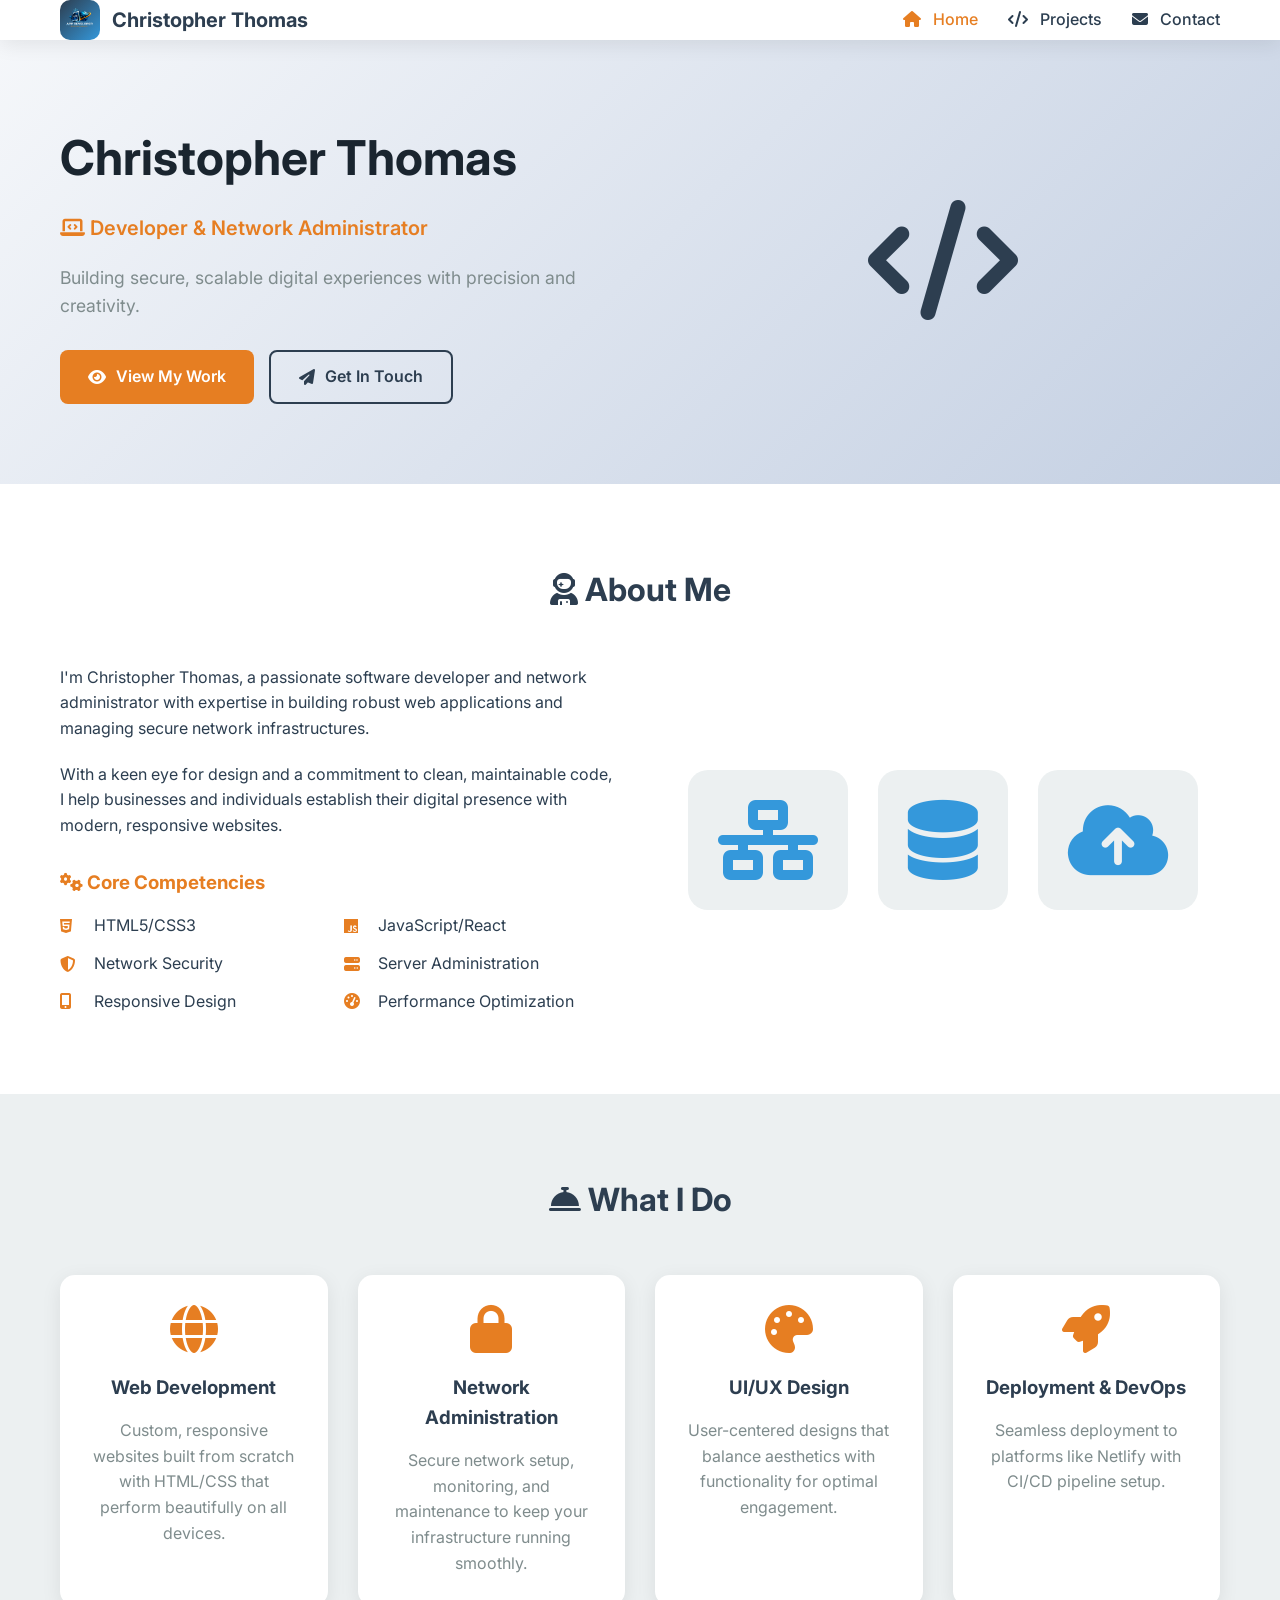
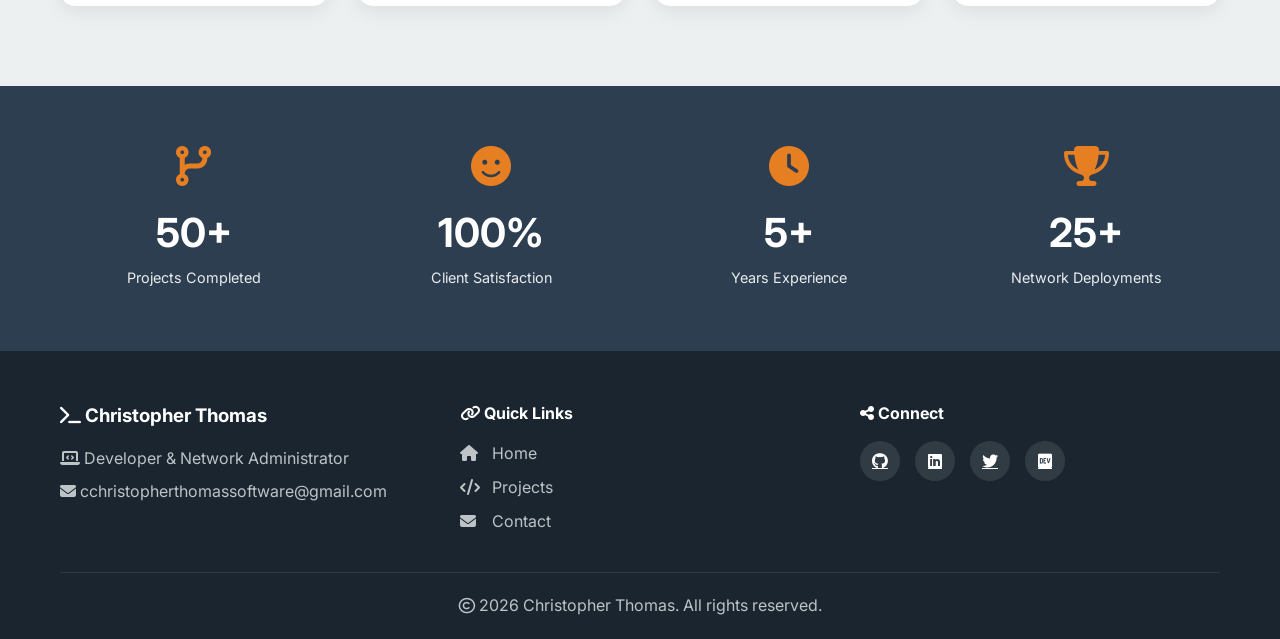
<file: index.html>
<!DOCTYPE html>
<html lang="en">
<head>
    <meta charset="UTF-8">
    <meta name="viewport" content="width=device-width, initial-scale=1.0">
    <title>Christopher Thomas | Developer & Network Administrator</title>
    <link rel="stylesheet" href="css/style.css">
    <link rel="icon" type="image/x-icon" href="assets/favicon.ico">
    <!-- Font Awesome 6 (Free CDN) -->
    <link rel="stylesheet" href="https://cdnjs.cloudflare.com/ajax/libs/font-awesome/6.4.0/css/all.min.css">
    <link href="https://fonts.googleapis.com/css2?family=Inter:opsz,wght@14..32,300;14..32,400;14..32,600;14..32,700&display=swap" rel="stylesheet">
</head>
<body>
    <header>
        <nav class="container">
            <div class="logo">
                <img src="assets/images/logo.png" alt="CT Logo" class="logo-img">
                <span class="logo-text">Christopher Thomas</span>
            </div>
            <ul class="nav-links">
                <li><a href="index.html" class="active"><i class="fas fa-home"></i> Home</a></li>
                <li><a href="projects.html"><i class="fas fa-code"></i> Projects</a></li>
                <li><a href="contact.html"><i class="fas fa-envelope"></i> Contact</a></li>
            </ul>
            <div class="mobile-menu-btn"><i class="fas fa-bars"></i></div>
        </nav>
    </header>

    <main>
        <!-- Hero Section -->
        <section class="hero">
            <div class="container">
                <div class="hero-content">
                    <h1>Christopher Thomas</h1>
                    <p class="tagline"><i class="fas fa-laptop-code"></i> Developer & Network Administrator</p>
                    <p class="hero-text">Building secure, scalable digital experiences with precision and creativity.</p>
                    <div class="hero-buttons">
                        <a href="projects.html" class="btn btn-primary"><i class="fas fa-eye"></i> View My Work</a>
                        <a href="contact.html" class="btn btn-secondary"><i class="fas fa-paper-plane"></i> Get In Touch</a>
                    </div>
                </div>
                <div class="hero-image">
                    <div class="code-icon">
                        <i class="fas fa-code"></i>
                    </div>
                </div>
            </div>
        </section>

        <!-- About Section -->
        <section class="about">
            <div class="container">
                <h2><i class="fas fa-user-astronaut"></i> About Me</h2>
                <div class="about-grid">
                    <div class="about-text">
                        <p>I'm Christopher Thomas, a passionate software developer and network administrator with expertise in building robust web applications and managing secure network infrastructures.</p>
                        <p>With a keen eye for design and a commitment to clean, maintainable code, I help businesses and individuals establish their digital presence with modern, responsive websites.</p>
                        <div class="skills">
                            <h3><i class="fas fa-cogs"></i> Core Competencies</h3>
                            <ul>
                                <li><i class="fab fa-html5"></i> HTML5/CSS3</li>
                                <li><i class="fab fa-js"></i> JavaScript/React</li>
                                <li><i class="fas fa-shield-alt"></i> Network Security</li>
                                <li><i class="fas fa-server"></i> Server Administration</li>
                                <li><i class="fas fa-mobile-alt"></i> Responsive Design</li>
                                <li><i class="fas fa-tachometer-alt"></i> Performance Optimization</li>
                            </ul>
                        </div>
                    </div>
                    <div class="about-image">
                        <i class="fas fa-network-wired"></i>
                        <i class="fas fa-database"></i>
                        <i class="fas fa-cloud-upload-alt"></i>
                    </div>
                </div>
            </div>
        </section>

        <!-- Services Section -->
        <section class="services">
            <div class="container">
                <h2><i class="fas fa-concierge-bell"></i> What I Do</h2>
                <div class="services-grid">
                    <div class="service-card">
                        <div class="service-icon"><i class="fas fa-globe"></i></div>
                        <h3>Web Development</h3>
                        <p>Custom, responsive websites built from scratch with HTML/CSS that perform beautifully on all devices.</p>
                    </div>
                    <div class="service-card">
                        <div class="service-icon"><i class="fas fa-lock"></i></div>
                        <h3>Network Administration</h3>
                        <p>Secure network setup, monitoring, and maintenance to keep your infrastructure running smoothly.</p>
                    </div>
                    <div class="service-card">
                        <div class="service-icon"><i class="fas fa-palette"></i></div>
                        <h3>UI/UX Design</h3>
                        <p>User-centered designs that balance aesthetics with functionality for optimal engagement.</p>
                    </div>
                    <div class="service-card">
                        <div class="service-icon"><i class="fas fa-rocket"></i></div>
                        <h3>Deployment & DevOps</h3>
                        <p>Seamless deployment to platforms like Netlify with CI/CD pipeline setup.</p>
                    </div>
                </div>
            </div>
        </section>

        <!-- Stats Section -->
        <section class="stats">
            <div class="container">
                <div class="stats-grid">
                    <div class="stat-item">
                        <i class="fas fa-code-branch"></i>
                        <span class="stat-number">50+</span>
                        <span class="stat-label">Projects Completed</span>
                    </div>
                    <div class="stat-item">
                        <i class="fas fa-smile"></i>
                        <span class="stat-number">100%</span>
                        <span class="stat-label">Client Satisfaction</span>
                    </div>
                    <div class="stat-item">
                        <i class="fas fa-clock"></i>
                        <span class="stat-number">5+</span>
                        <span class="stat-label">Years Experience</span>
                    </div>
                    <div class="stat-item">
                        <i class="fas fa-trophy"></i>
                        <span class="stat-number">25+</span>
                        <span class="stat-label">Network Deployments</span>
                    </div>
                </div>
            </div>
        </section>
    </main>

    <footer>
        <div class="container">
            <div class="footer-content">
                <div class="footer-info">
                    <h3><i class="fas fa-terminal"></i> Christopher Thomas</h3>
                    <p><i class="fas fa-laptop-code"></i> Developer & Network Administrator</p>
                    <p><i class="fas fa-envelope"></i> <a href="mailto:cchristopherthomassoftware@gmail.com">cchristopherthomassoftware@gmail.com</a></p>
                </div>
                <div class="footer-links">
                    <h4><i class="fas fa-link"></i> Quick Links</h4>
                    <ul>
                        <li><a href="index.html"><i class="fas fa-home"></i> Home</a></li>
                        <li><a href="projects.html"><i class="fas fa-code"></i> Projects</a></li>
                        <li><a href="contact.html"><i class="fas fa-envelope"></i> Contact</a></li>
                    </ul>
                </div>
                <div class="footer-social">
                    <h4><i class="fas fa-share-alt"></i> Connect</h4>
                    <div class="social-icons">
                        <a href="#"><i class="fab fa-github"></i></a>
                        <a href="#"><i class="fab fa-linkedin"></i></a>
                        <a href="#"><i class="fab fa-twitter"></i></a>
                        <a href="#"><i class="fab fa-dev"></i></a>
                    </div>
                </div>
            </div>
            <div class="footer-bottom">
                <p><i class="far fa-copyright"></i> 2026 Christopher Thomas. All rights reserved.</p>
            </div>
        </div>
    </footer>

    <script>
        document.querySelector('.mobile-menu-btn').addEventListener('click', function() {
            document.querySelector('.nav-links').classList.toggle('active');
        });
    </script>
</body>
</html>
</file>
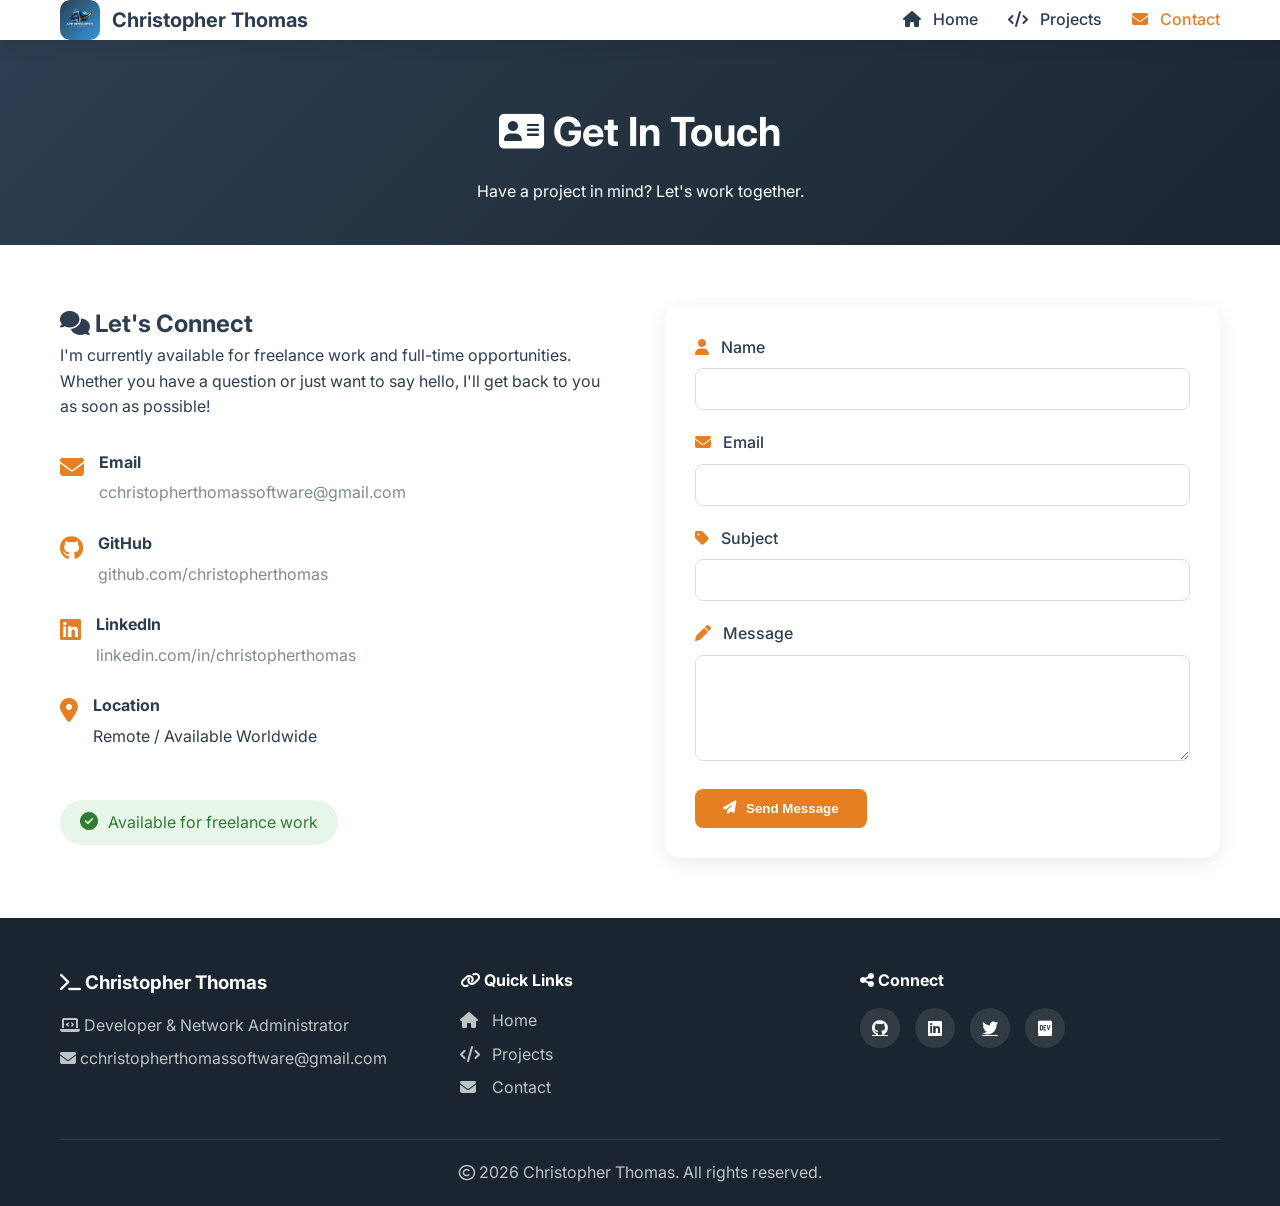
<file: contact.html>
<!DOCTYPE html>
<html lang="en">
<head>
    <meta charset="UTF-8">
    <meta name="viewport" content="width=device-width, initial-scale=1.0">
    <title>Contact | Christopher Thomas</title>
    <link rel="stylesheet" href="css/style.css">
    <link rel="icon" type="image/x-icon" href="assets/favicon.ico">
    <link rel="stylesheet" href="https://cdnjs.cloudflare.com/ajax/libs/font-awesome/6.4.0/css/all.min.css">
    <link href="https://fonts.googleapis.com/css2?family=Inter:opsz,wght@14..32,300;14..32,400;14..32,600;14..32,700&display=swap" rel="stylesheet">
</head>
<body>
    <header>
        <nav class="container">
            <div class="logo">
                <img src="assets/images/logo.png" alt="CT Logo" class="logo-img">
                <span class="logo-text">Christopher Thomas</span>
            </div>
            <ul class="nav-links">
                <li><a href="index.html"><i class="fas fa-home"></i> Home</a></li>
                <li><a href="projects.html"><i class="fas fa-code"></i> Projects</a></li>
                <li><a href="contact.html" class="active"><i class="fas fa-envelope"></i> Contact</a></li>
            </ul>
            <div class="mobile-menu-btn"><i class="fas fa-bars"></i></div>
        </nav>
    </header>

    <main>
        <section class="page-header">
            <div class="container">
                <h1><i class="fas fa-address-card"></i> Get In Touch</h1>
                <p>Have a project in mind? Let's work together.</p>
            </div>
        </section>

        <section class="contact-section">
            <div class="container">
                <div class="contact-grid">
                    <div class="contact-info">
                        <h2><i class="fas fa-comments"></i> Let's Connect</h2>
                        <p>I'm currently available for freelance work and full-time opportunities. Whether you have a question or just want to say hello, I'll get back to you as soon as possible!</p>
                        
                        <div class="contact-details">
                            <div class="contact-item">
                                <i class="fas fa-envelope"></i>
                                <div>
                                    <h4>Email</h4>
                                    <a href="mailto:cchristopherthomassoftware@gmail.com">cchristopherthomassoftware@gmail.com</a>
                                </div>
                            </div>
                            <div class="contact-item">
                                <i class="fab fa-github"></i>
                                <div>
                                    <h4>GitHub</h4>
                                    <a href="#">github.com/christopherthomas</a>
                                </div>
                            </div>
                            <div class="contact-item">
                                <i class="fab fa-linkedin"></i>
                                <div>
                                    <h4>LinkedIn</h4>
                                    <a href="#">linkedin.com/in/christopherthomas</a>
                                </div>
                            </div>
                            <div class="contact-item">
                                <i class="fas fa-map-marker-alt"></i>
                                <div>
                                    <h4>Location</h4>
                                    <p>Remote / Available Worldwide</p>
                                </div>
                            </div>
                        </div>

                        <div class="availability">
                            <i class="fas fa-check-circle"></i>
                            <span>Available for freelance work</span>
                        </div>
                    </div>

                    <div class="contact-form">
                        <form action="#" method="POST">
                            <div class="form-group">
                                <label for="name"><i class="fas fa-user"></i> Name</label>
                                <input type="text" id="name" name="name" required>
                            </div>
                            <div class="form-group">
                                <label for="email"><i class="fas fa-envelope"></i> Email</label>
                                <input type="email" id="email" name="email" required>
                            </div>
                            <div class="form-group">
                                <label for="subject"><i class="fas fa-tag"></i> Subject</label>
                                <input type="text" id="subject" name="subject" required>
                            </div>
                            <div class="form-group">
                                <label for="message"><i class="fas fa-pen"></i> Message</label>
                                <textarea id="message" name="message" rows="5" required></textarea>
                            </div>
                            <button type="submit" class="btn btn-primary"><i class="fas fa-paper-plane"></i> Send Message</button>
                        </form>
                    </div>
                </div>
            </div>
        </section>
    </main>

    <footer>
        <div class="container">
            <div class="footer-content">
                <div class="footer-info">
                    <h3><i class="fas fa-terminal"></i> Christopher Thomas</h3>
                    <p><i class="fas fa-laptop-code"></i> Developer & Network Administrator</p>
                    <p><i class="fas fa-envelope"></i> <a href="mailto:cchristopherthomassoftware@gmail.com">cchristopherthomassoftware@gmail.com</a></p>
                </div>
                <div class="footer-links">
                    <h4><i class="fas fa-link"></i> Quick Links</h4>
                    <ul>
                        <li><a href="index.html"><i class="fas fa-home"></i> Home</a></li>
                        <li><a href="projects.html"><i class="fas fa-code"></i> Projects</a></li>
                        <li><a href="contact.html"><i class="fas fa-envelope"></i> Contact</a></li>
                    </ul>
                </div>
                <div class="footer-social">
                    <h4><i class="fas fa-share-alt"></i> Connect</h4>
                    <div class="social-icons">
                        <a href="#"><i class="fab fa-github"></i></a>
                        <a href="#"><i class="fab fa-linkedin"></i></a>
                        <a href="#"><i class="fab fa-twitter"></i></a>
                        <a href="#"><i class="fab fa-dev"></i></a>
                    </div>
                </div>
            </div>
            <div class="footer-bottom">
                <p><i class="far fa-copyright"></i> 2026 Christopher Thomas. All rights reserved.</p>
            </div>
        </div>
    </footer>

    <script>
        document.querySelector('.mobile-menu-btn').addEventListener('click', function() {
            document.querySelector('.nav-links').classList.toggle('active');
        });
    </script>
</body>
</html>
</file>
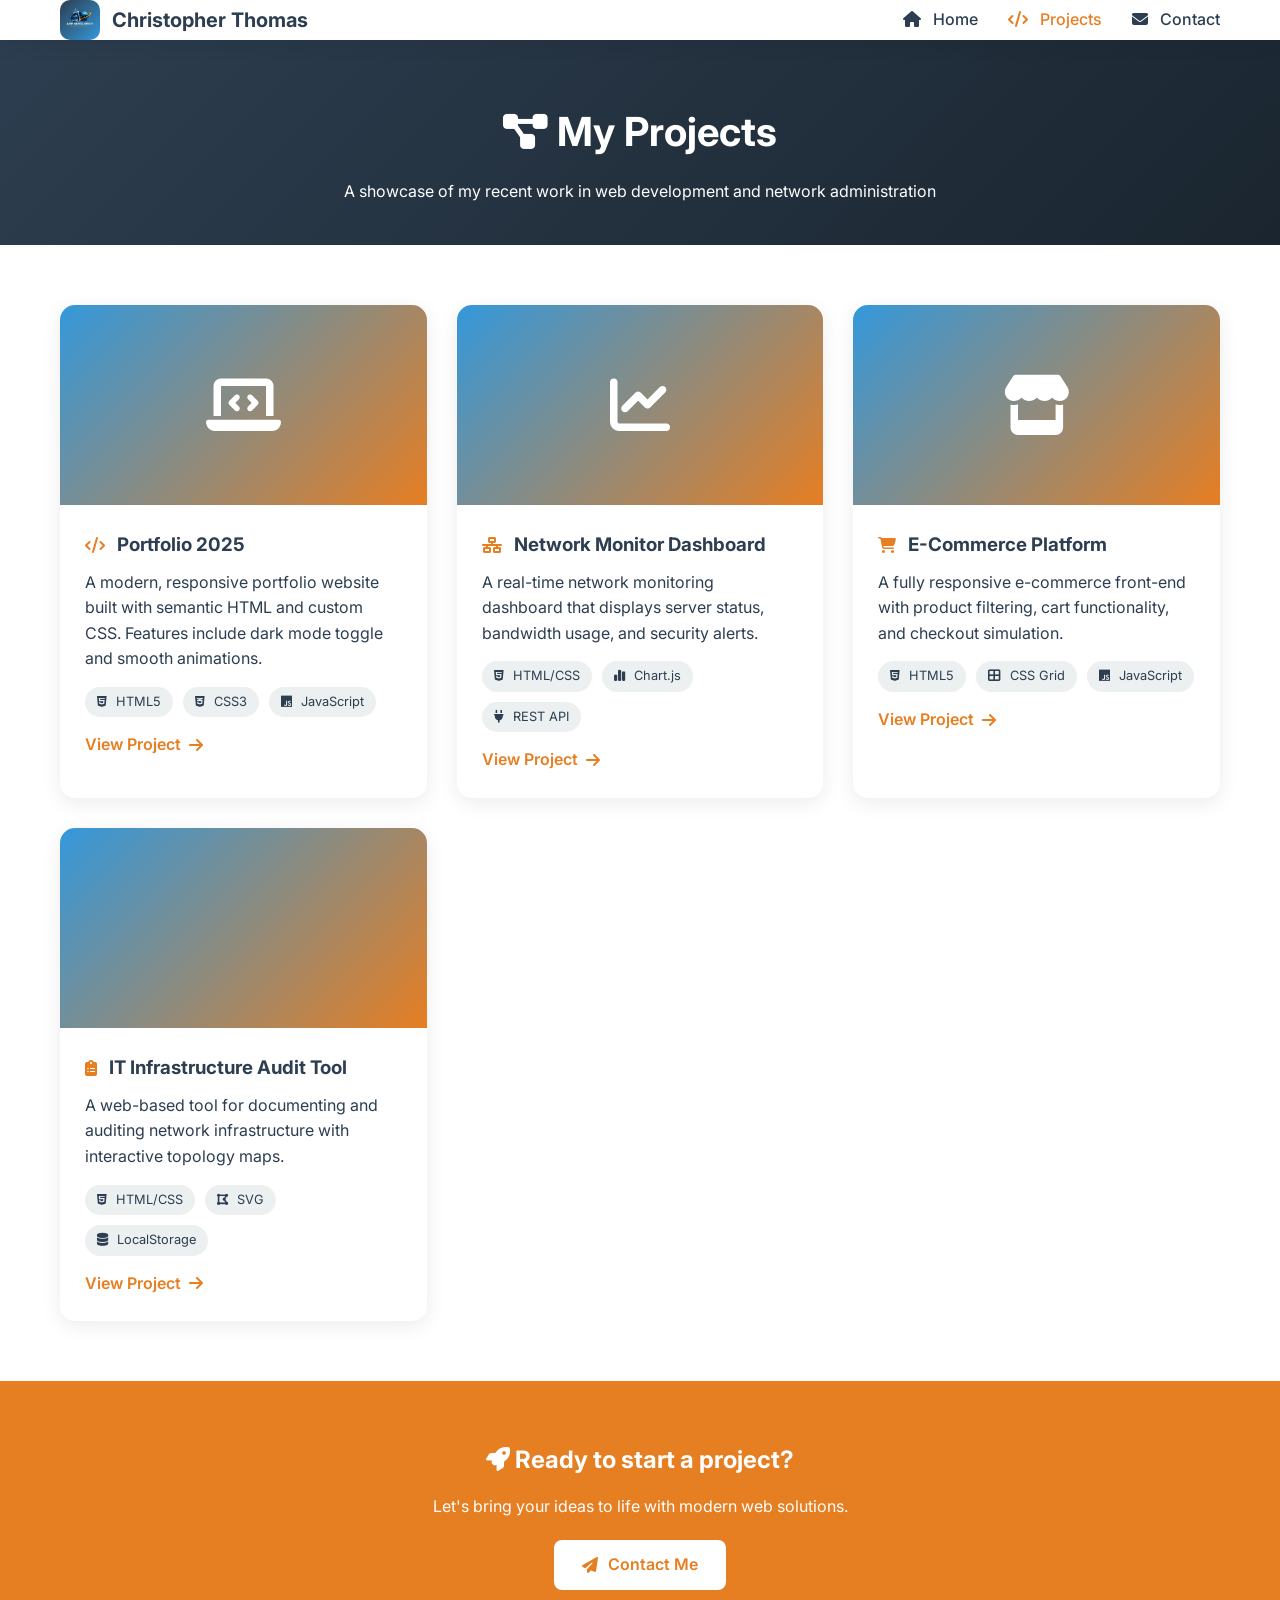
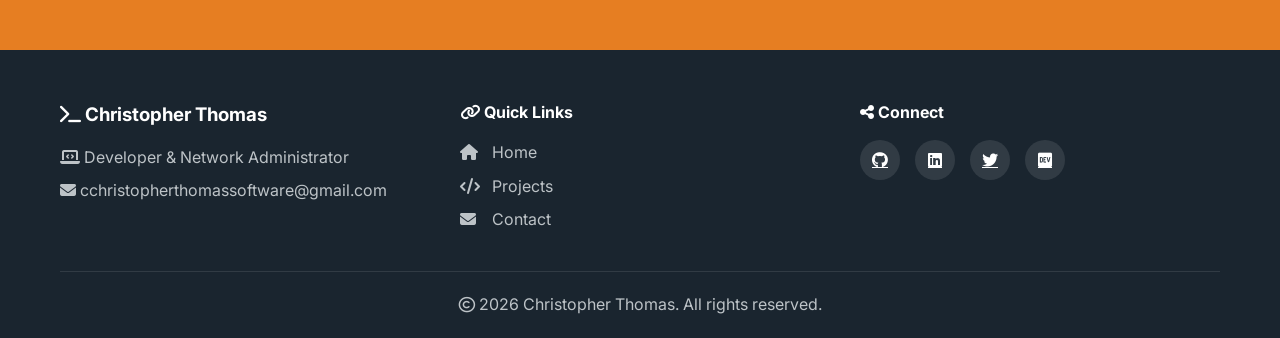
<file: projects.html>
<!DOCTYPE html>
<html lang="en">
<head>
    <meta charset="UTF-8">
    <meta name="viewport" content="width=device-width, initial-scale=1.0">
    <title>Projects | Christopher Thomas</title>
    <link rel="stylesheet" href="css/style.css">
    <link rel="icon" type="image/x-icon" href="assets/favicon.ico">
    <link rel="stylesheet" href="https://cdnjs.cloudflare.com/ajax/libs/font-awesome/6.4.0/css/all.min.css">
    <link href="https://fonts.googleapis.com/css2?family=Inter:opsz,wght@14..32,300;14..32,400;14..32,600;14..32,700&display=swap" rel="stylesheet">
</head>
<body>
    <header>
        <nav class="container">
            <div class="logo">
                <img src="assets/images/logo.png" alt="CT Logo" class="logo-img">
                <span class="logo-text">Christopher Thomas</span>
            </div>
            <ul class="nav-links">
                <li><a href="index.html"><i class="fas fa-home"></i> Home</a></li>
                <li><a href="projects.html" class="active"><i class="fas fa-code"></i> Projects</a></li>
                <li><a href="contact.html"><i class="fas fa-envelope"></i> Contact</a></li>
            </ul>
            <div class="mobile-menu-btn"><i class="fas fa-bars"></i></div>
        </nav>
    </header>

    <main>
        <section class="page-header">
            <div class="container">
                <h1><i class="fas fa-project-diagram"></i> My Projects</h1>
                <p>A showcase of my recent work in web development and network administration</p>
            </div>
        </section>

        <section class="projects-grid-section">
            <div class="container">
                <div class="projects-grid">
                    <div class="project-card">
                        <div class="project-image project-1">
                            <i class="fas fa-laptop-code"></i>
                        </div>
                        <div class="project-info">
                            <h3><i class="fas fa-code"></i> Portfolio 2025</h3>
                            <p>A modern, responsive portfolio website built with semantic HTML and custom CSS. Features include dark mode toggle and smooth animations.</p>
                            <div class="project-tech">
                                <span><i class="fab fa-html5"></i> HTML5</span>
                                <span><i class="fab fa-css3-alt"></i> CSS3</span>
                                <span><i class="fab fa-js"></i> JavaScript</span>
                            </div>
                            <a href="#" class="project-link">View Project <i class="fas fa-arrow-right"></i></a>
                        </div>
                    </div>
                    <div class="project-card">
                        <div class="project-image project-2">
                            <i class="fas fa-chart-line"></i>
                        </div>
                        <div class="project-info">
                            <h3><i class="fas fa-network-wired"></i> Network Monitor Dashboard</h3>
                            <p>A real-time network monitoring dashboard that displays server status, bandwidth usage, and security alerts.</p>
                            <div class="project-tech">
                                <span><i class="fab fa-html5"></i> HTML/CSS</span>
                                <span><i class="fas fa-chart-simple"></i> Chart.js</span>
                                <span><i class="fas fa-plug"></i> REST API</span>
                            </div>
                            <a href="#" class="project-link">View Project <i class="fas fa-arrow-right"></i></a>
                        </div>
                    </div>
                    <div class="project-card">
                        <div class="project-image project-3">
                            <i class="fas fa-store"></i>
                        </div>
                        <div class="project-info">
                            <h3><i class="fas fa-cart-shopping"></i> E-Commerce Platform</h3>
                            <p>A fully responsive e-commerce front-end with product filtering, cart functionality, and checkout simulation.</p>
                            <div class="project-tech">
                                <span><i class="fab fa-html5"></i> HTML5</span>
                                <span><i class="fas fa-table-cells-large"></i> CSS Grid</span>
                                <span><i class="fab fa-js"></i> JavaScript</span>
                            </div>
                            <a href="#" class="project-link">View Project <i class="fas fa-arrow-right"></i></a>
                        </div>
                    </div>
                    <div class="project-card">
                        <div class="project-image project-4">
                            <i class="fas fa-shield-haltered"></i>
                        </div>
                        <div class="project-info">
                            <h3><i class="fas fa-clipboard-list"></i> IT Infrastructure Audit Tool</h3>
                            <p>A web-based tool for documenting and auditing network infrastructure with interactive topology maps.</p>
                            <div class="project-tech">
                                <span><i class="fab fa-html5"></i> HTML/CSS</span>
                                <span><i class="fas fa-draw-polygon"></i> SVG</span>
                                <span><i class="fas fa-database"></i> LocalStorage</span>
                            </div>
                            <a href="#" class="project-link">View Project <i class="fas fa-arrow-right"></i></a>
                        </div>
                    </div>
                </div>
            </div>
        </section>

        <!-- Call to Action -->
        <section class="cta">
            <div class="container">
                <h2><i class="fas fa-rocket"></i> Ready to start a project?</h2>
                <p>Let's bring your ideas to life with modern web solutions.</p>
                <a href="contact.html" class="btn btn-primary"><i class="fas fa-paper-plane"></i> Contact Me</a>
            </div>
        </section>
    </main>

    <footer>
        <div class="container">
            <div class="footer-content">
                <div class="footer-info">
                    <h3><i class="fas fa-terminal"></i> Christopher Thomas</h3>
                    <p><i class="fas fa-laptop-code"></i> Developer & Network Administrator</p>
                    <p><i class="fas fa-envelope"></i> <a href="mailto:cchristopherthomassoftware@gmail.com">cchristopherthomassoftware@gmail.com</a></p>
                </div>
                <div class="footer-links">
                    <h4><i class="fas fa-link"></i> Quick Links</h4>
                    <ul>
                        <li><a href="index.html"><i class="fas fa-home"></i> Home</a></li>
                        <li><a href="projects.html"><i class="fas fa-code"></i> Projects</a></li>
                        <li><a href="contact.html"><i class="fas fa-envelope"></i> Contact</a></li>
                    </ul>
                </div>
                <div class="footer-social">
                    <h4><i class="fas fa-share-alt"></i> Connect</h4>
                    <div class="social-icons">
                        <a href="#"><i class="fab fa-github"></i></a>
                        <a href="#"><i class="fab fa-linkedin"></i></a>
                        <a href="#"><i class="fab fa-twitter"></i></a>
                        <a href="#"><i class="fab fa-dev"></i></a>
                    </div>
                </div>
            </div>
            <div class="footer-bottom">
                <p><i class="far fa-copyright"></i> 2026 Christopher Thomas. All rights reserved.</p>
            </div>
        </div>
    </footer>

    <script>
        document.querySelector('.mobile-menu-btn').addEventListener('click', function() {
            document.querySelector('.nav-links').classList.toggle('active');
        });
    </script>
</body>
</html>
</file>
<file: css/style.css>
* {
    margin: 0;
    padding: 0;
    box-sizing: border-box;
}

:root {
    --primary-color: #2d3e50;
    --secondary-color: #e67e22;
    --accent-color: #3498db;
    --dark-color: #1a252f;
    --light-color: #ecf0f1;
    --text-color: #2c3e50;
    --text-light: #7f8c8d;
    --white: #ffffff;
    --shadow: 0 5px 20px rgba(0,0,0,0.08);
    --transition: all 0.3s ease;
}

body {
    font-family: 'Inter', sans-serif;
    color: var(--text-color);
    line-height: 1.6;
    background-color: var(--white);
}

.container {
    max-width: 1200px;
    margin: 0 auto;
    padding: 0 20px;
}

/* Header & Navigation */
header {
    background: var(--white);
    box-shadow: var(--shadow);
    position: sticky;
    top: 0;
    z-index: 1000;
}

nav {
    display: flex;
    justify-content: space-between;
    align-items: center;
    padding: 20px 0;
}

.logo {
    display: flex;
    align-items: center;
    gap: 12px;
}

.logo-img {
    width: 40px;
    height: 40px;
    background: linear-gradient(135deg, var(--primary-color), var(--accent-color));
    border-radius: 10px;
    display: flex;
    align-items: center;
    justify-content: center;
    color: white;
    font-weight: bold;
}

.logo-text {
    font-size: 1.25rem;
    font-weight: 700;
    color: var(--primary-color);
}

.nav-links {
    display: flex;
    list-style: none;
    gap: 30px;
}

.nav-links a {
    text-decoration: none;
    color: var(--text-color);
    font-weight: 500;
    transition: var(--transition);
}

.nav-links a:hover,
.nav-links a.active {
    color: var(--secondary-color);
}

.nav-links a i {
    margin-right: 8px;
}

.mobile-menu-btn {
    display: none;
    font-size: 1.5rem;
    cursor: pointer;
    color: var(--primary-color);
}

/* Buttons */
.btn {
    display: inline-flex;
    align-items: center;
    gap: 10px;
    padding: 12px 28px;
    text-decoration: none;
    border-radius: 8px;
    font-weight: 600;
    transition: var(--transition);
    cursor: pointer;
    border: none;
}

.btn-primary {
    background: var(--secondary-color);
    color: var(--white);
}

.btn-primary:hover {
    background: #d35400;
    transform: translateY(-2px);
}

.btn-secondary {
    background: transparent;
    color: var(--primary-color);
    border: 2px solid var(--primary-color);
}

.btn-secondary:hover {
    background: var(--primary-color);
    color: var(--white);
}

/* Hero Section */
.hero {
    padding: 80px 0;
    background: linear-gradient(135deg, #f5f7fa 0%, #c3cfe2 100%);
}

.hero .container {
    display: grid;
    grid-template-columns: 1fr 1fr;
    gap: 50px;
    align-items: center;
}

.hero-content h1 {
    font-size: 3rem;
    font-weight: 700;
    color: var(--dark-color);
    margin-bottom: 15px;
}

.tagline {
    font-size: 1.25rem;
    color: var(--secondary-color);
    font-weight: 600;
    margin-bottom: 20px;
}

.hero-text {
    font-size: 1.1rem;
    color: var(--text-light);
    margin-bottom: 30px;
}

.hero-buttons {
    display: flex;
    gap: 15px;
}

.code-icon {
    font-size: 120px;
    text-align: center;
    color: var(--primary-color);
    animation: float 3s ease-in-out infinite;
}

@keyframes float {
    0%, 100% { transform: translateY(0); }
    50% { transform: translateY(-20px); }
}

/* About Section */
.about {
    padding: 80px 0;
    background: var(--white);
}

.about h2,
.services h2,
.stats h2 {
    text-align: center;
    font-size: 2rem;
    margin-bottom: 50px;
    color: var(--primary-color);
}

.about-grid {
    display: grid;
    grid-template-columns: 1fr 1fr;
    gap: 50px;
}

.about-text p {
    margin-bottom: 20px;
}

.skills h3 {
    margin: 30px 0 15px;
    color: var(--secondary-color);
}

.skills ul {
    display: grid;
    grid-template-columns: repeat(2, 1fr);
    gap: 12px;
    list-style: none;
}

.skills ul li {
    display: flex;
    align-items: center;
    gap: 10px;
}

.skills ul li i {
    color: var(--secondary-color);
    width: 24px;
}

.about-image {
    display: flex;
    justify-content: center;
    align-items: center;
    gap: 30px;
    flex-wrap: wrap;
}

.about-image i {
    font-size: 80px;
    color: var(--accent-color);
    background: var(--light-color);
    padding: 30px;
    border-radius: 20px;
    transition: var(--transition);
}

.about-image i:hover {
    transform: translateY(-10px);
    color: var(--secondary-color);
}

/* Services Section */
.services {
    padding: 80px 0;
    background: var(--light-color);
}

.services-grid {
    display: grid;
    grid-template-columns: repeat(auto-fit, minmax(250px, 1fr));
    gap: 30px;
}

.service-card {
    background: var(--white);
    padding: 30px;
    border-radius: 15px;
    text-align: center;
    transition: var(--transition);
    box-shadow: var(--shadow);
}

.service-card:hover {
    transform: translateY(-10px);
    box-shadow: 0 15px 40px rgba(0,0,0,0.1);
}

.service-icon i {
    font-size: 48px;
    color: var(--secondary-color);
    margin-bottom: 20px;
}

.service-card h3 {
    margin-bottom: 15px;
    color: var(--primary-color);
}

.service-card p {
    color: var(--text-light);
}

/* Stats Section */
.stats {
    padding: 60px 0;
    background: var(--primary-color);
    color: var(--white);
}

.stats-grid {
    display: grid;
    grid-template-columns: repeat(auto-fit, minmax(200px, 1fr));
    gap: 30px;
    text-align: center;
}

.stat-item i {
    font-size: 40px;
    margin-bottom: 15px;
    color: var(--secondary-color);
}

.stat-number {
    display: block;
    font-size: 2.5rem;
    font-weight: 700;
}

.stat-label {
    font-size: 0.9rem;
    opacity: 0.9;
}

/* Projects Page */
.page-header {
    padding: 60px 0 40px;
    background: linear-gradient(135deg, var(--primary-color), var(--dark-color));
    color: var(--white);
    text-align: center;
}

.page-header h1 {
    font-size: 2.5rem;
    margin-bottom: 15px;
}

.projects-grid-section {
    padding: 60px 0;
}

.projects-grid {
    display: grid;
    grid-template-columns: repeat(auto-fit, minmax(350px, 1fr));
    gap: 30px;
}

.project-card {
    background: var(--white);
    border-radius: 15px;
    overflow: hidden;
    box-shadow: var(--shadow);
    transition: var(--transition);
}

.project-card:hover {
    transform: translateY(-5px);
    box-shadow: 0 15px 40px rgba(0,0,0,0.15);
}

.project-image {
    height: 200px;
    background: linear-gradient(135deg, var(--accent-color), var(--secondary-color));
    display: flex;
    align-items: center;
    justify-content: center;
}

.project-image i {
    font-size: 60px;
    color: var(--white);
}

.project-info {
    padding: 25px;
}

.project-info h3 {
    margin-bottom: 10px;
    color: var(--primary-color);
}

.project-info h3 i {
    margin-right: 8px;
    font-size: 1rem;
    color: var(--secondary-color);
}

.project-tech {
    display: flex;
    flex-wrap: wrap;
    gap: 10px;
    margin: 15px 0;
}

.project-tech span {
    background: var(--light-color);
    padding: 5px 12px;
    border-radius: 20px;
    font-size: 0.8rem;
}

.project-tech span i {
    margin-right: 5px;
}

.project-link {
    display: inline-flex;
    align-items: center;
    gap: 8px;
    color: var(--secondary-color);
    text-decoration: none;
    font-weight: 600;
}

.project-link:hover {
    gap: 12px;
}

/* CTA Section */
.cta {
    padding: 60px 0;
    background: var(--secondary-color);
    color: var(--white);
    text-align: center;
}

.cta h2 {
    margin-bottom: 15px;
}

.cta .btn-primary {
    background: var(--white);
    color: var(--secondary-color);
    margin-top: 20px;
}

/* Contact Page */
.contact-section {
    padding: 60px 0;
}

.contact-grid {
    display: grid;
    grid-template-columns: 1fr 1fr;
    gap: 50px;
}

.contact-details {
    margin: 30px 0;
}

.contact-item {
    display: flex;
    align-items: flex-start;
    gap: 15px;
    margin-bottom: 25px;
}

.contact-item i {
    font-size: 24px;
    color: var(--secondary-color);
    margin-top: 5px;
}

.contact-item h4 {
    margin-bottom: 5px;
    color: var(--primary-color);
}

.contact-item a {
    color: var(--text-light);
    text-decoration: none;
}

.contact-item a:hover {
    color: var(--secondary-color);
}

.availability {
    display: inline-flex;
    align-items: center;
    gap: 10px;
    background: #e8f5e9;
    padding: 10px 20px;
    border-radius: 50px;
    color: #2e7d32;
    margin-top: 20px;
}

.availability i {
    font-size: 18px;
}

/* Contact Form */
.contact-form {
    background: var(--white);
    padding: 30px;
    border-radius: 15px;
    box-shadow: var(--shadow);
}

.form-group {
    margin-bottom: 20px;
}

.form-group label {
    display: block;
    margin-bottom: 8px;
    font-weight: 500;
}

.form-group label i {
    margin-right: 8px;
    color: var(--secondary-color);
}

.form-group input,
.form-group textarea {
    width: 100%;
    padding: 12px 15px;
    border: 1px solid #ddd;
    border-radius: 8px;
    font-family: inherit;
    transition: var(--transition);
}

.form-group input:focus,
.form-group textarea:focus {
    outline: none;
    border-color: var(--secondary-color);
    box-shadow: 0 0 0 3px rgba(230, 126, 34, 0.1);
}

/* 404 Error Page */
.error-page {
    min-height: 100vh;
    display: flex;
    flex-direction: column;
    justify-content: center;
}

.error-container {
    text-align: center;
    padding: 60px 20px;
}

.error-code {
    font-size: 120px;
    font-weight: 700;
    color: var(--secondary-color);
    display: flex;
    align-items: center;
    justify-content: center;
    gap: 20px;
    margin-bottom: 20px;
}

.error-code i {
    font-size: 100px;
}

.error-container h1 {
    font-size: 2rem;
    margin-bottom: 15px;
}

.error-container p {
    color: var(--text-light);
    margin-bottom: 30px;
}

.error-buttons {
    display: flex;
    gap: 15px;
    justify-content: center;
}

/* Footer */
footer {
    background: var(--dark-color);
    color: #bdc3c7;
    padding: 50px 0 20px;
}

.footer-content {
    display: grid;
    grid-template-columns: repeat(auto-fit, minmax(250px, 1fr));
    gap: 40px;
    margin-bottom: 30px;
}

.footer-info h3,
.footer-links h4,
.footer-social h4 {
    color: var(--white);
    margin-bottom: 15px;
}

.footer-info p {
    margin-bottom: 8px;
}

.footer-info a {
    color: #bdc3c7;
    text-decoration: none;
}

.footer-info a:hover {
    color: var(--secondary-color);
}

.footer-links ul {
    list-style: none;
}

.footer-links li {
    margin-bottom: 8px;
}

.footer-links a {
    color: #bdc3c7;
    text-decoration: none;
    transition: var(--transition);
}

.footer-links a:hover {
    color: var(--secondary-color);
    padding-left: 5px;
}

.footer-links a i {
    margin-right: 8px;
    width: 20px;
}

.social-icons {
    display: flex;
    gap: 15px;
}

.social-icons a {
    display: flex;
    align-items: center;
    justify-content: center;
    width: 40px;
    height: 40px;
    background: rgba(255,255,255,0.1);
    border-radius: 50%;
    color: var(--white);
    transition: var(--transition);
}

.social-icons a:hover {
    background: var(--secondary-color);
    transform: translateY(-3px);
}

.footer-bottom {
    text-align: center;
    padding-top: 20px;
    border-top: 1px solid rgba(255,255,255,0.1);
}

/* Responsive Design */
@media (max-width: 768px) {
    .mobile-menu-btn {
        display: block;
    }

    .nav-links {
        display: none;
        flex-direction: column;
        position: absolute;
        top: 80px;
        left: 0;
        right: 0;
        background: var(--white);
        padding: 20px;
        text-align: center;
        box-shadow: var(--shadow);
    }

    .nav-links.active {
        display: flex;
    }

    .hero .container,
    .about-grid,
    .contact-grid {
        grid-template-columns: 1fr;
    }

    .hero-content h1 {
        font-size: 2rem;
    }

    .hero-buttons {
        flex-direction: column;
    }

    .btn {
        text-align: center;
        justify-content: center;
    }

    .projects-grid {
        grid-template-columns: 1fr;
    }

    .error-buttons {
        flex-direction: column;
        align-items: center;
    }
}
</file>
